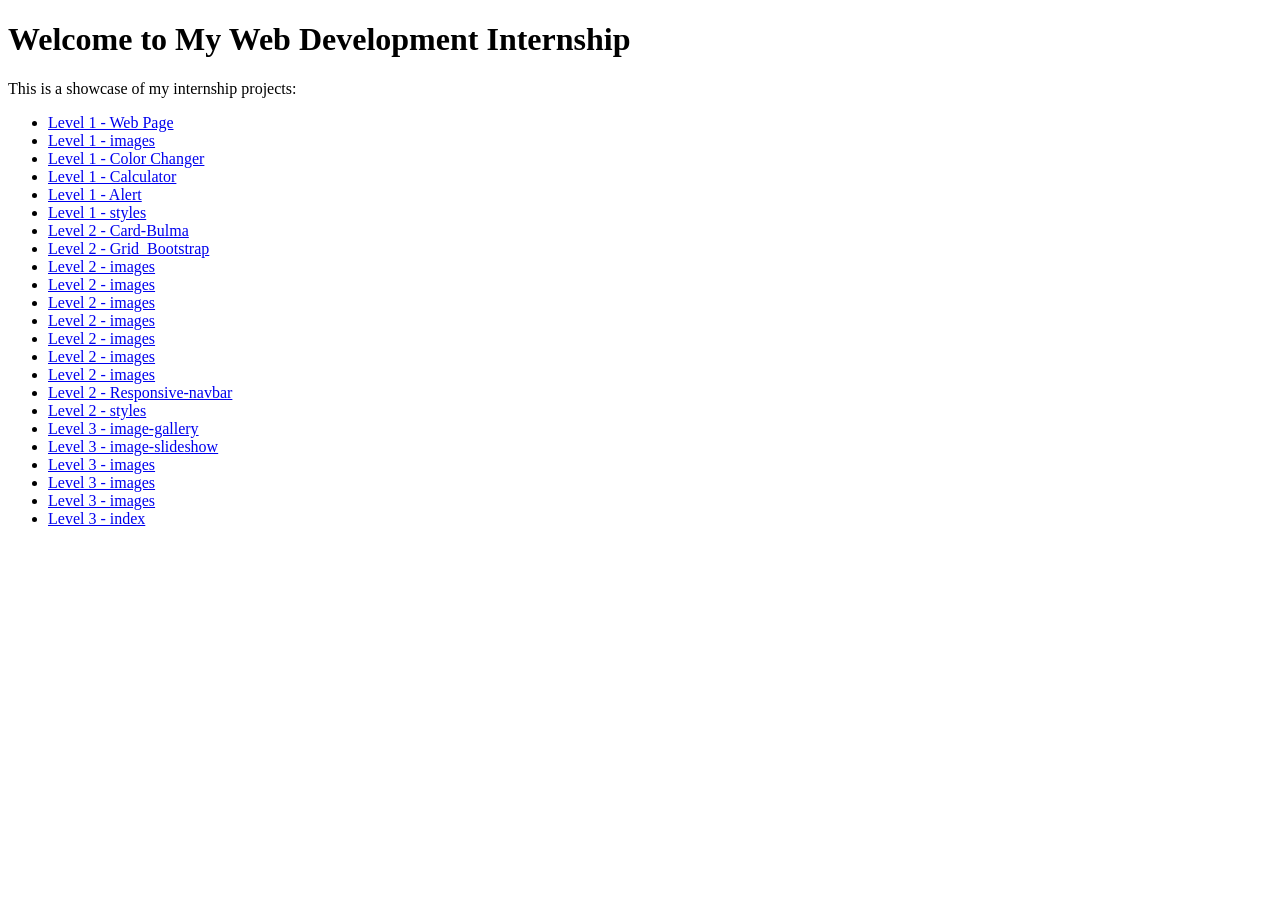
<file: index.html>
<!DOCTYPE html>
<html lang="en">
<head>
  <meta charset="UTF-8">
  <meta name="viewport" content="width=device-width, initial-scale=1.0">
  <title>Tejaswini's Internship Projects</title>
</head>
<body>
  <h1>Welcome to My Web Development Internship</h1>
  <p>This is a showcase of my internship projects:</p>
  <ul>
    <li><a href="Level-1(Task-1)/Webpage.html">Level 1 - Web Page</a></li>
    <li><a href="Level-1(Task-1)/images/nature.avif">Level 1 - images</a></li>
    <li><a href="Level-1(Task-2)/button_color_change.html">Level 1 - Color Changer</a></li>
    <li><a href="Level-1(Task-2)/calculator.html">Level 1 - Calculator</a></li>
    <li><a href="Level-1(Task-2)/greeting_alert.html">Level 1 - Alert</a></li>
    <li><a href="Level-1(Task-2)/style.css">Level 1 - styles </a></li>
    <li><a href="Level-2(Task-1)/Card-Bulma.html">Level 2 - Card-Bulma</a></li>
    <li><a href="Level-2(Task-1)/Grid_Bootstrap.html">Level 2 - Grid_Bootstrap</a></li>
    <li><a href="Level-2(Task-1)/images/forest.webp">Level 2 - images</a></li>
    <li><a href="Level-2(Task-1)/images/misty mountain.avif">Level 2 - images</a></li>
    <li><a href="Level-2(Task-1)/images/Natures.avif">Level 2 - images</a></li>
    <li><a href="Level-2(Task-1)/images/sunny beach.webp">Level 2 - images</a></li>
    <li><a href="Level-2(Task-2)/images/flowers.jpeg">Level 2 - images</a></li>
    <li><a href="Level-2(Task-2)/images/ForestAnimals.webp">Level 2 - images</a></li>
    <li><a href="Level-2(Task-2)/images/Mountain.avif">Level 2 - images</a></li>
    <li><a href="Level-2(Task-2)/Responsive-navbar.html">Level 2 - Responsive-navbar</a></li>
    <li><a href="Level-2(Task-2)/styles.css">Level 2 - styles </a></li>
    <li><a href="Level-3(Task-1)/image-gallery.html">Level 3 - image-gallery</a></li>
    <li><a href="Level-3(Task-1)/image-slideshow.html">Level 3 - image-slideshow</a></li>
    <li><a href="Level-3(Task-1)/images/forest.webp">Level 3 - images</a></li>
    <li><a href="Level-3(Task-1)/images/Natures.avif">Level 3 - images</a></li>
    <li><a href="Level-3(Task-1)/images/sunny beach.webp">Level 3 - images</a></li>
    <li><a href="Level-3(Task-2)/index.html">Level 3 - index</a></li>

  </ul>
</body>
</html
</file>
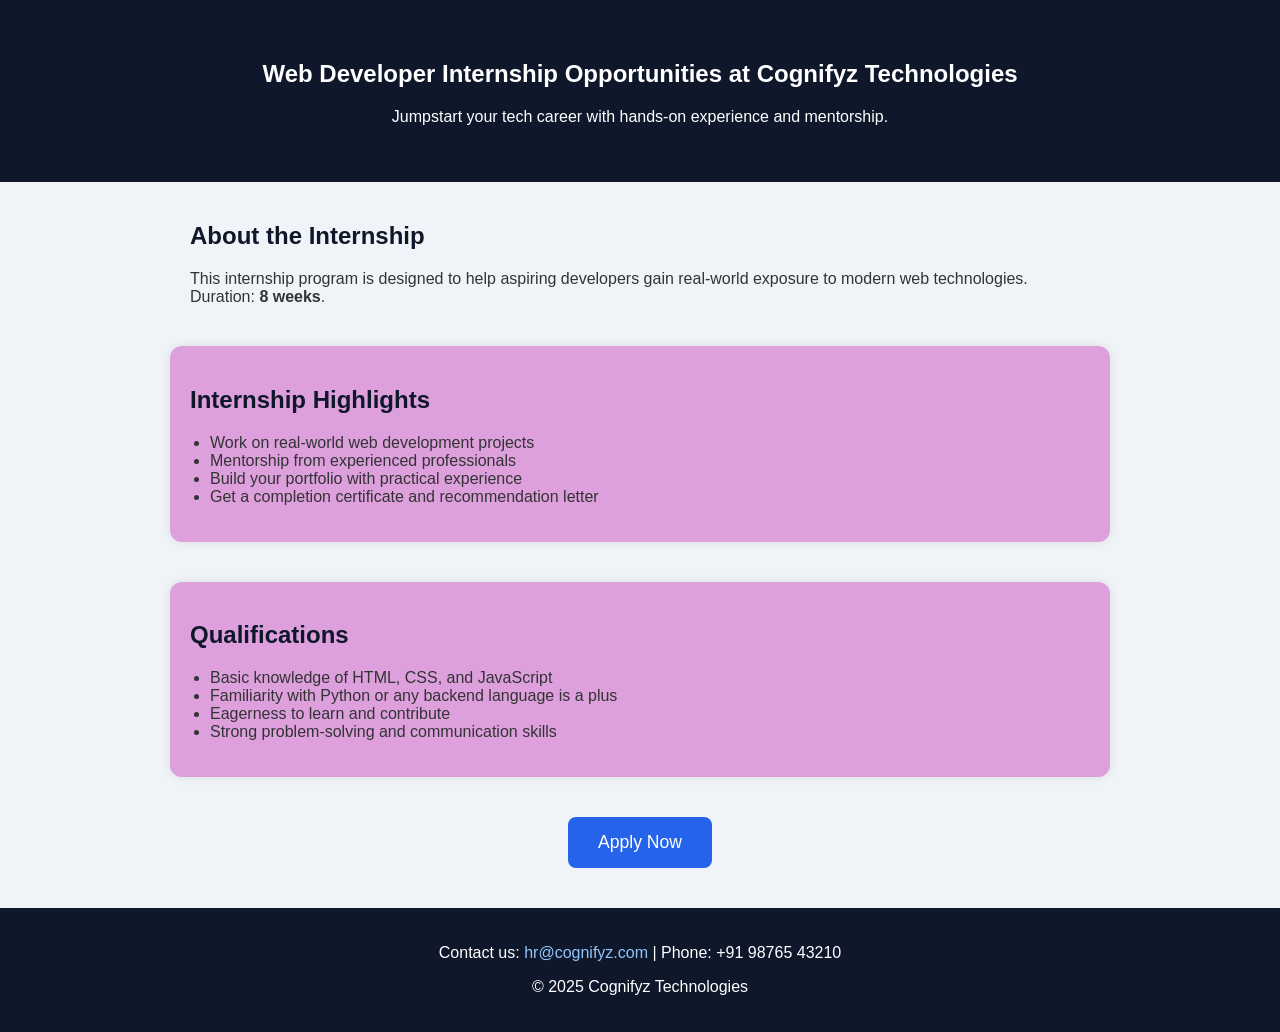
<file: Level-3(Task-2)/index.html>
<!DOCTYPE html>
<html lang="en">
<head>
  <meta charset="UTF-8">
  <title>Web Developer Internship - Cognifyz</title>
  <style>
    body {
      margin: 0;
      font-family: 'Segoe UI', sans-serif;
      background: #f0f4f8;
      color: #333;
    }

    header {
      background-color: #0f172a;
      color: white;
      padding: 40px 20px;
      text-align: center;
    }

    header h1 {
      font-size: 2.5em;
      margin-bottom: 10px;
    }

    section {
      max-width: 900px;
      margin: 40px auto;
      padding: 0 20px;
    }

    section h2 {
      color: #0f172a;
    }

    .highlights, .qualifications {
      background-color:plum;
      padding: 20px;
      border-radius: 12px;
      box-shadow: 0 0 10px rgba(0,0,0,0.1);
      margin-bottom: 30px;
    }

    ul {
      padding-left: 20px;
    }

    .cta {
      text-align: center;
      margin: 40px 0;
    }

    .cta button {
      background-color: #2563eb;
      color: white;
      border: none;
      padding: 15px 30px;
      font-size: 1.1em;
      border-radius: 8px;
      cursor: pointer;
      transition: background 0.3s;
    }

    .cta button:hover {
      background-color: #1d4ed8;
    }

    footer {
      background: #0f172a;
      color: white;
      text-align: center;
      padding: 20px;
      margin-top: 40px;
    }

    footer a {
      color: #93c5fd;
      text-decoration: none;
    }
  </style>
</head>
<body>

<header>
  <h2>Web Developer Internship Opportunities at Cognifyz Technologies</h2>
  <p>Jumpstart your tech career with hands-on experience and mentorship.</p>
</header>

<section>
  <h2>About the Internship</h2>
  <p>This internship program is designed to help aspiring developers gain real-world exposure to modern web technologies. Duration: <strong>8 weeks</strong>.</p>
</section>

<section class="highlights">
  <h2>Internship Highlights</h2>
  <ul>
    <li>Work on real-world web development projects</li>
    <li>Mentorship from experienced professionals</li>
    <li>Build your portfolio with practical experience</li>
    <li>Get a completion certificate and recommendation letter</li>
  </ul>
</section>

<section class="qualifications">
  <h2>Qualifications</h2>
  <ul>
    <li>Basic knowledge of HTML, CSS, and JavaScript</li>
    <li>Familiarity with Python or any backend language is a plus</li>
    <li>Eagerness to learn and contribute</li>
    <li>Strong problem-solving and communication skills</li>
  </ul>
</section>

<div class="cta">
  <button onclick="window.location.href='https://cognifyz.com/careers'">Apply Now</button>
</div>

<footer>
  <p>Contact us: <a href="mailto:hr@cognifyz.com">hr@cognifyz.com</a> | Phone: +91 98765 43210</p>
  <p>&copy; 2025 Cognifyz Technologies</p>
</footer>

</body>
</html>
</file>
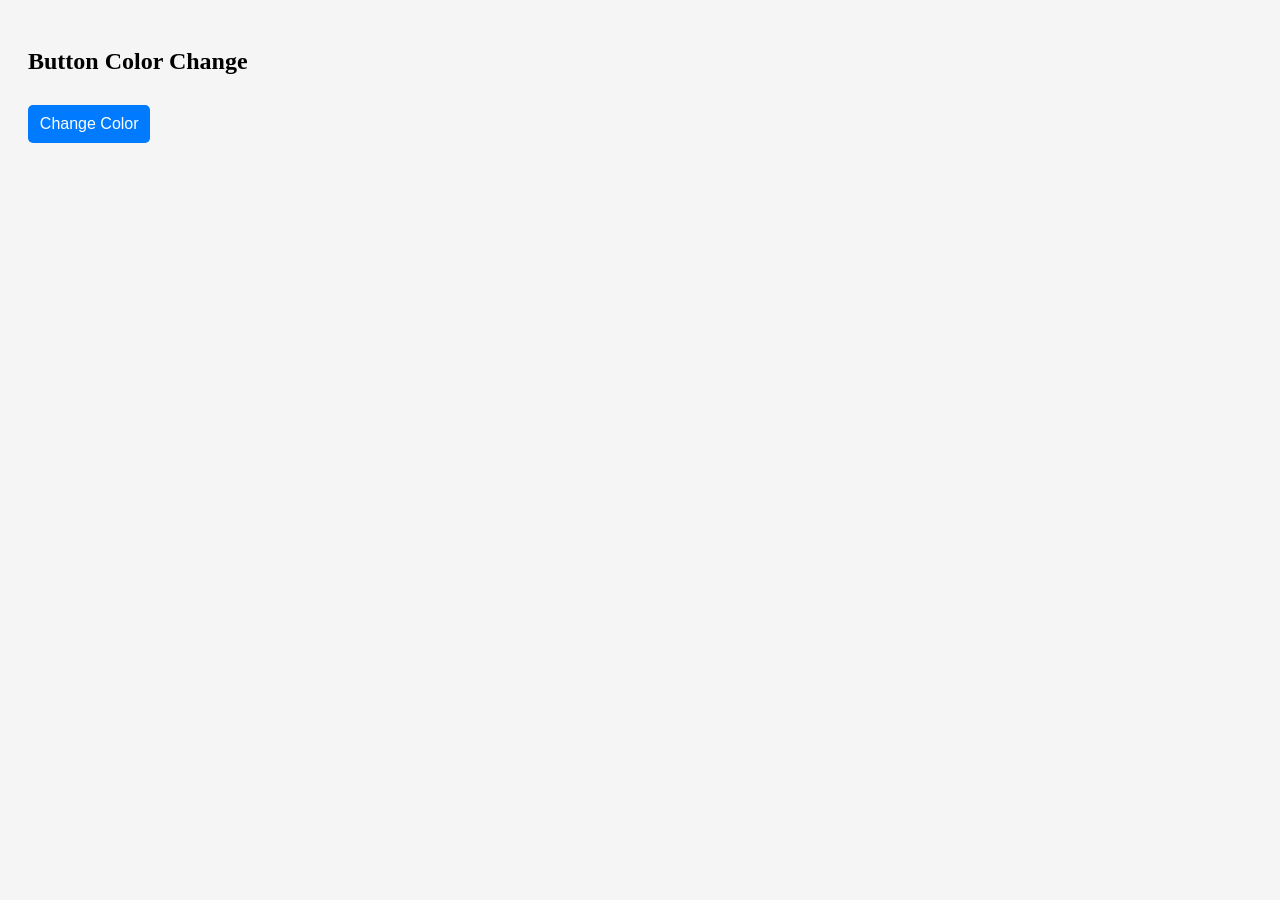
<file: Level-1(Task-2)/button_color_change.html>
<!DOCTYPE html>
<html>

<head>
  <title>Simple JS Tasks</title>
  <link rel="stylesheet" href="style.css">
</head>

<body>

  <h2> Button Color Change </h2>

  <button id="colorBtn">Change Color</button><br><br>


  <script>
    let colors = ["red", "green", "blue", "Yellow", "pink", "Black", "purple"];
    let i = 0;
    document.getElementById("colorBtn").onclick = function () {
      this.style.backgroundColor = colors[i];
      i = (i + 1) % colors.length;
    };
  </script>
</body>

</html>
</file>
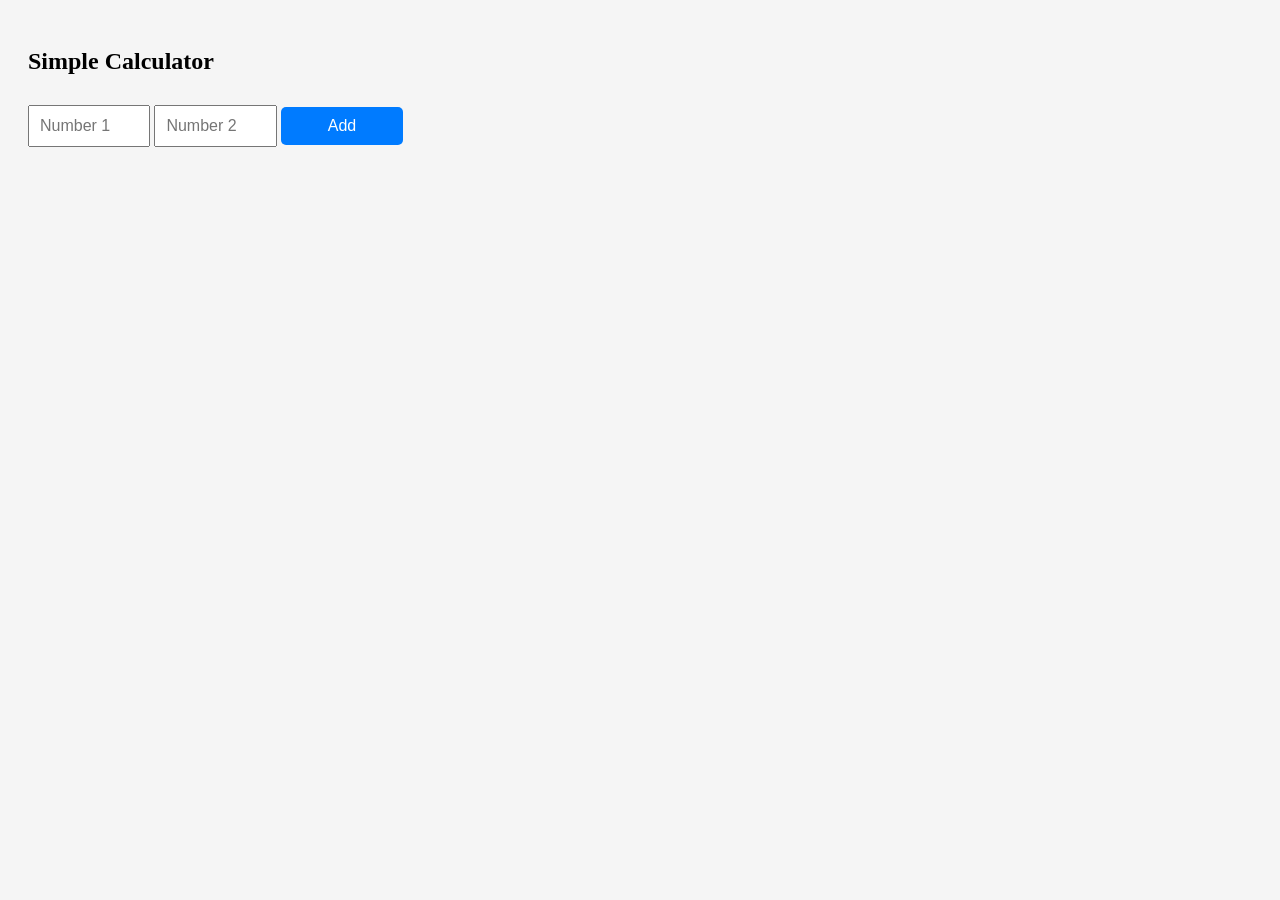
<file: Level-1(Task-2)/calculator.html>
<!DOCTYPE html>
<html lang="en">

<head>
    <meta charset="UTF-8">
    <meta name="viewport" content="width=device-width, initial-scale=1.0">
    <title>Level1_JS</title>
</head>

<body>

    <head>
        <title>Simple JS Tasks</title>
        <link rel="stylesheet" href="style.css">
    </head>
</body>

<body>

    <h2> Simple Calculator </h2>

    <input type="number" id="num1" placeholder="Number 1">
    <input type="number" id="num2" placeholder="Number 2">
    <button id="addBtn">Add</button>
    <p id="result"></p>

    <script>
        document.getElementById("addBtn").onclick = function () {
            let n1 = parseFloat(document.getElementById("num1").value);
            let n2 = parseFloat(document.getElementById("num2").value);
            document.getElementById("result").textContent = "Result: " + (n1 + n2);
        }

    </script>
</body>

</html>
</file>
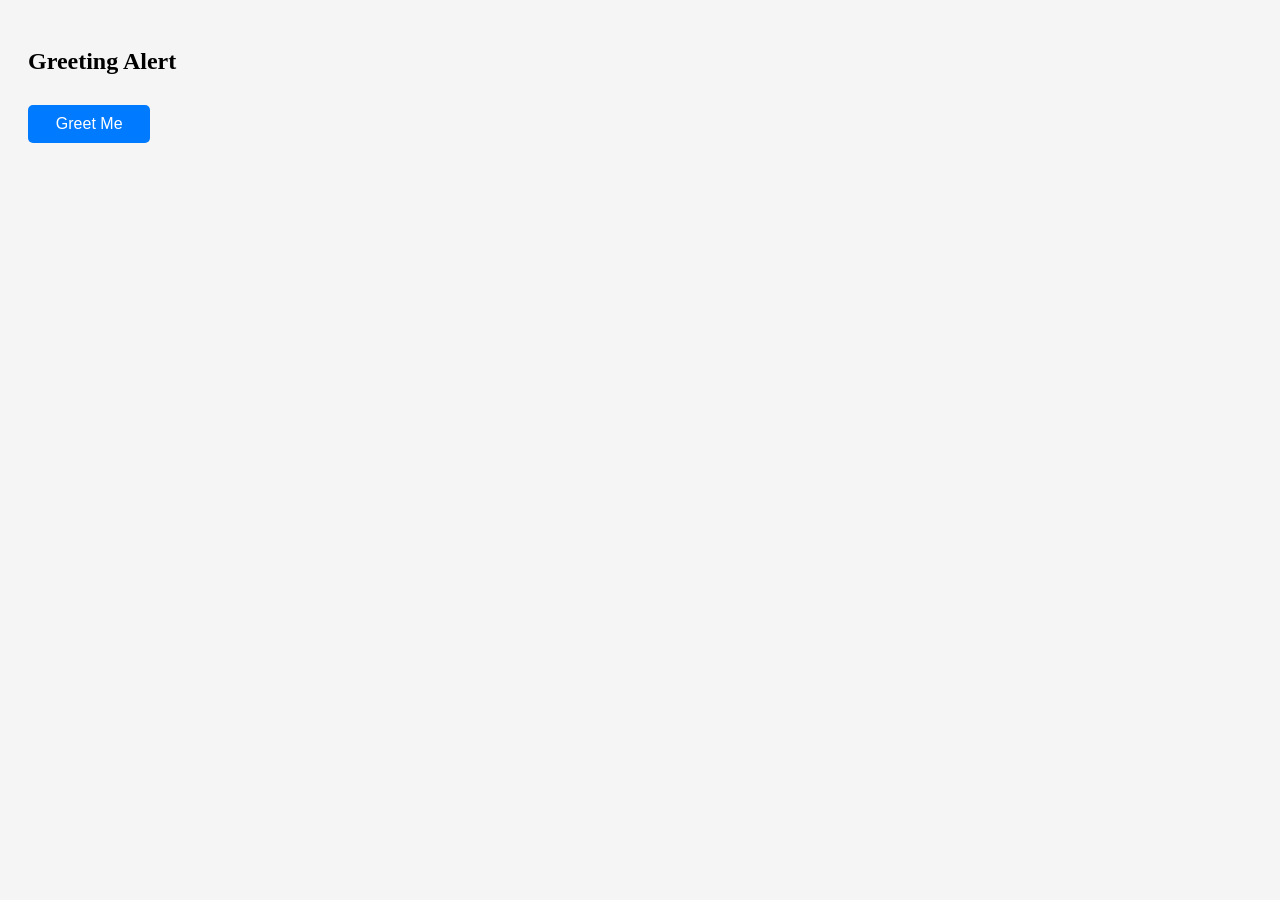
<file: Level-1(Task-2)/greeting_alert.html>
<!DOCTYPE html>
<html lang="en">

<head>
    <meta charset="UTF-8">
    <meta name="viewport" content="width=device-width, initial-scale=1.0">
    <title>Document</title>
</head>

<body>

    <head>
        <title>Simple JS Tasks</title>
        <link rel="stylesheet" href="style.css">
    </head>

    <body>

        <h2>Greeting Alert</h2>
        <button id="greetBtn">Greet Me</button><br><br>

        <script>
            document.getElementById("greetBtn").onclick = function () {
                let hour = new Date().getHours();
                let greeting = hour < 12 ? "Good Morning" : hour < 18 ? "Good Afternoon" : "Good Evening";
                alert(greeting);
            }
        </script>

    </body>

</html>
</file>
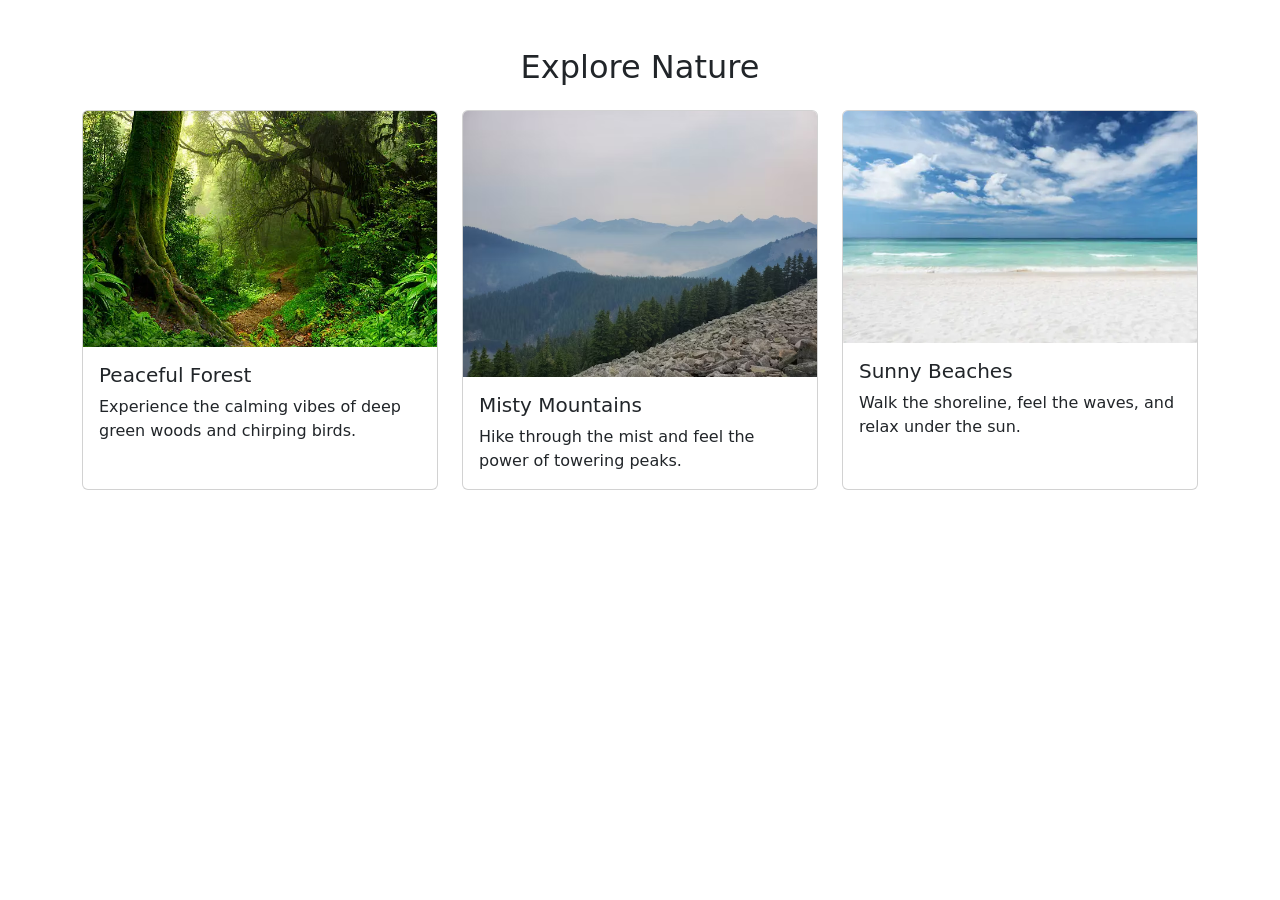
<file: Level-2(Task-1)/Grid_Bootstrap.html>
<!DOCTYPE html>
<html>
<head>
  <title>Responsive Cards Grid</title>
  <link href="https://cdn.jsdelivr.net/npm/bootstrap@5.3.0/dist/css/bootstrap.min.css" rel="stylesheet">
</head>
<body>

<div class="container my-5">
  <h2 class="text-center mb-4">Explore Nature</h2>

  <div class="row">
    <!-- Card 1 -->
    <div class="col-12 col-md-4 mb-4">
      <div class="card h-100">
        <img src="images/forest.webp" class="card-img-top img-fluid" alt="Forest">
        <div class="card-body">
          <h5 class="card-title">Peaceful Forest</h5>
          <p class="card-text">Experience the calming vibes of deep green woods and chirping birds.</p>
        </div>
      </div>
    </div>

    <!-- Card 2 -->
    <div class="col-12 col-md-4 mb-4">
      <div class="card h-100">
        <img src="images/misty mountain.avif" class="card-img-top img-fluid" alt="Mountains">
        <div class="card-body">
          <h5 class="card-title">Misty Mountains</h5>
          <p class="card-text">Hike through the mist and feel the power of towering peaks.</p>
        </div>
      </div>
    </div>

    <!-- Card 3 -->
    <div class="col-12 col-md-4 mb-4">
      <div class="card h-100">
        <img src="images/sunny beach.webp" class="card-img-top img-fluid" alt="Beach">
        <div class="card-body">
          <h5 class="card-title">Sunny Beaches</h5>
          <p class="card-text">Walk the shoreline, feel the waves, and relax under the sun.</p>
        </div>
      </div>
    </div>
  </div>
</div>

</body>
</html>
</file>
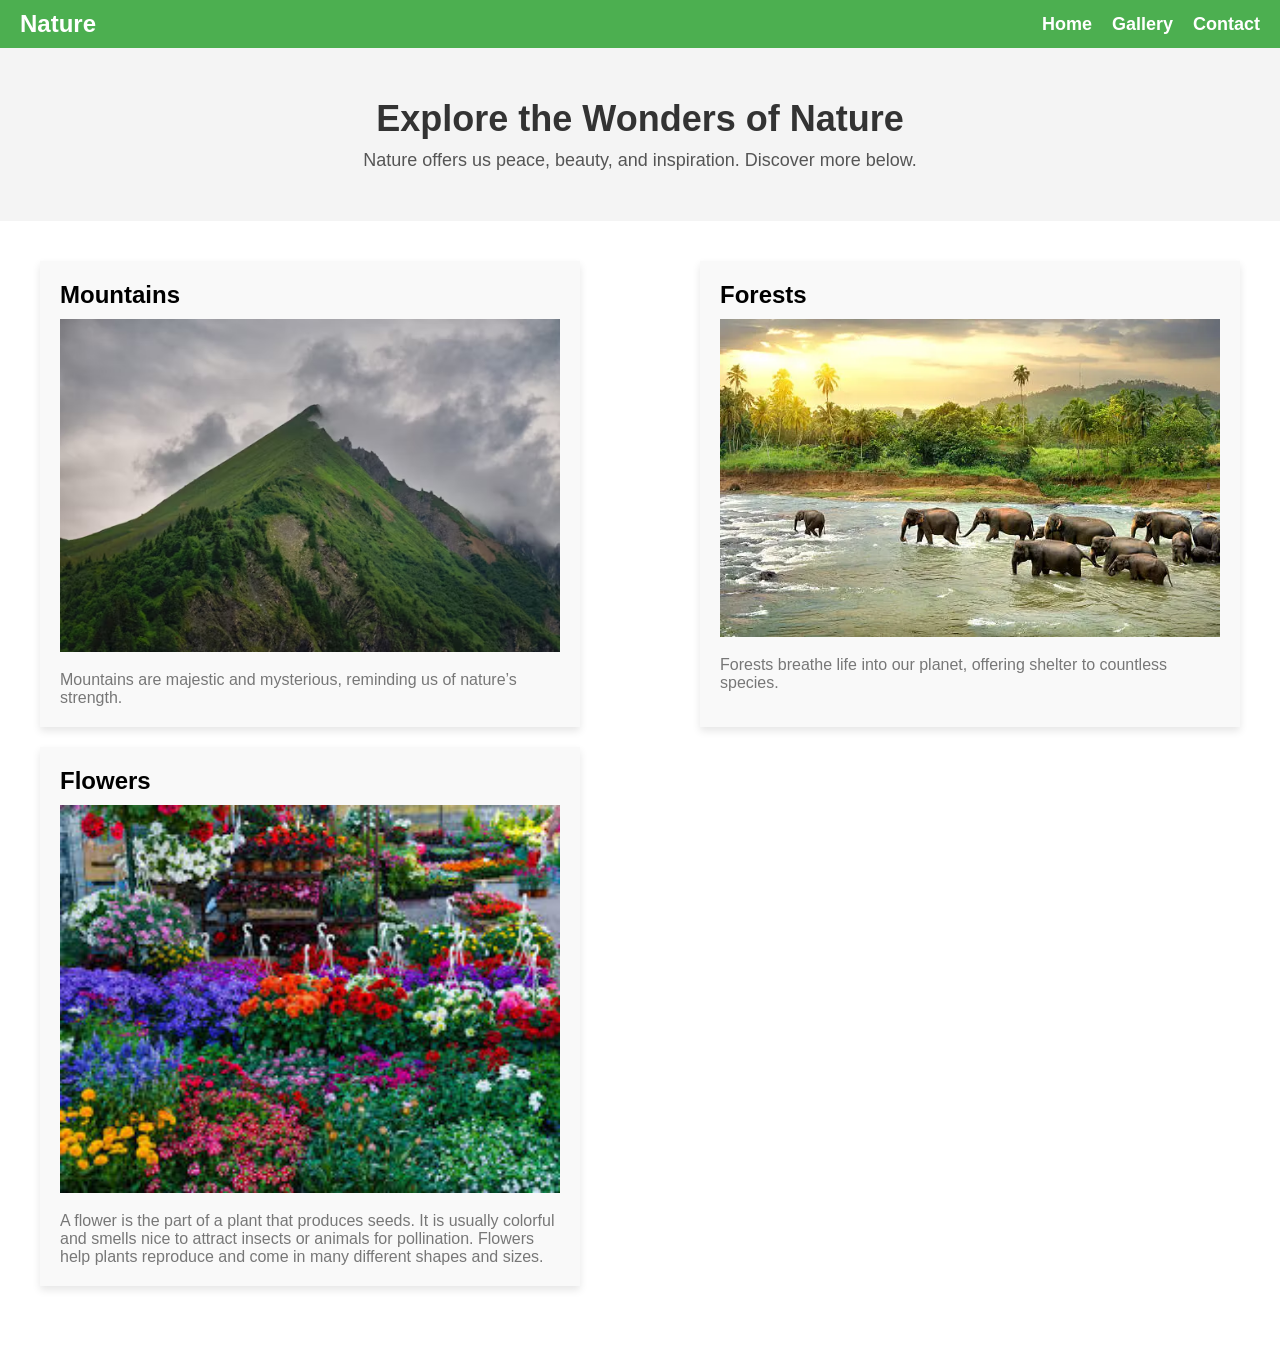
<file: Level-2(Task-2)/Responsive-navbar.html>
<!DOCTYPE html>
<html lang="en">
<head>
  <meta charset="UTF-8" />
  <meta name="viewport" content="width=device-width, initial-scale=1.0"/>
  <title>Responsive Webpage with Navbar</title>
  <link rel="stylesheet" href="styles.css" />
</head>
<body>

  <!-- Navbar Section -->
  <nav class="navbar">
    <div class="logo">Nature</div>
    <!-- Hamburger Menu Toggle -->
    <input type="checkbox" id="menu-toggle">
    <label class="hamburger" for="menu-toggle">
      <span></span>
      <span></span>
      <span></span>
    </label>

    <!-- Navigation Links -->
    <ul class="nav-links">
      <li><a href="home"><b>Home</b></a></li>
      <li><a href="gallery"><b>Gallery</b></a></li>
      <li><a href="contact"><b>Contact</b></a></li>
    </ul>
  </nav>

  <!-- Header Section -->
  <header class="header">
    <h1><b>Explore the Wonders of Nature </b></h1>
    <p>Nature offers us peace, beauty, and inspiration. Discover more below.</p>
  </header>

  <!-- Main Content Section -->
  <main class="content">
    <!-- Mountain Section -->
    <section class="box">
      <h2>Mountains</h2>
      <img src="images/Mountain.avif" alt="Mountains" class="image" />
      <p>Mountains are majestic and mysterious, reminding us of nature’s strength.</p>
    </section>    

    <!-- Forests Section -->
    <section class="box">
      <h2>Forests</h2>
      <img src="images/ForestAnimals.webp" alt="Forest Animals" class="image" />
      <p>Forests breathe life into our planet, offering shelter to countless species.</p>
    </section>

     <!-- Flowers Section -->
     <section class="box">
      <h2>Flowers</h2>
      <img src="images/flowers.jpeg" alt="flowers Animals" class="image" />
      <p>A flower is the part of a plant that produces seeds. It is usually colorful and smells nice to attract insects or animals for pollination. Flowers help plants reproduce and come in many different shapes and sizes.</p>
    </section>
    
  </main>
</body>
</html>
</file>
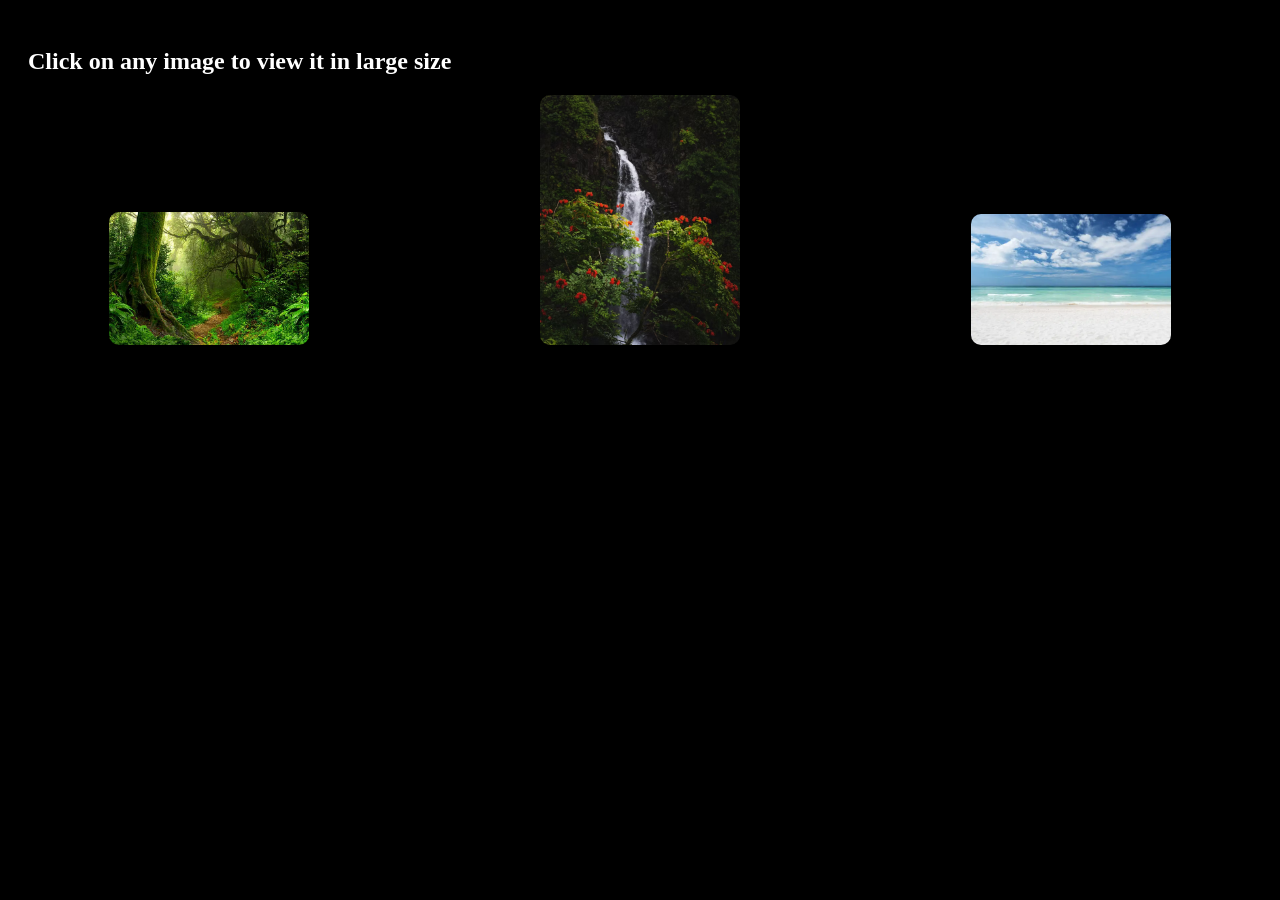
<file: Level-3(Task-1)/image-gallery.html>
<!DOCTYPE html>
<html lang="en">
<head>
  <meta charset="UTF-8">
  <title>Image Gallery</title>
  <style>
    body {
      font-family: 'Times New Roman', Times, serif;
      background:black;
      padding: 20px;
      color: white;
      text-align:left;
    }

    .gallery {
      display:flex;
      gap: 150px;
      align-items:flex-end;
      flex-wrap:wrap;
      justify-content:center;
      justify-content: space-evenly;
    }

    .gallery img {
      width: 200px;
      border-radius: 10px;
      cursor: pointer;
      transition: transform 0.6s ease;
      align-items: center;
    }

    .gallery img:hover {
      transform: scale(1.8);
    }

    .modal {
      display: none;
      position: fixed;
      z-index: 999;
      left: 0;
      top: 0;
      width: 100%;
      height: 100%;
      background-color: rgba(0, 0, 0, 0.85);
    }

    .modal:target {
      display: block;
    }

    .modal-content {
      margin: auto;
      margin-top: 100px;
      display: block;
      max-width: 100%;
      max-height: 100%;
      border-radius: 12px;
      
      
    }

    .close {
      position: absolute;
      top: 20px;
      right: 40px;
      font-size: 40px;
      text-decoration: none;
      color: white;
    }
  </style>
</head>
<body>

<h2>Click on any image to view it in large size</h2>

<div class="gallery">
  <a href="#img1"><img src="images/forest.webp" alt="forest"></a>
  <a href="#img2"><img src="images/Natures.avif" alt="Natures"></a>
  <a href="#img3"><img src="images/sunny beach.webp" alt="sunny beach"></a>
</div>

<!-- Modals -->
<div id="img1" class="modal">
  <a href="#" class="close">&times;</a>
  <img src="images/forest.webp" class="modal-content" alt="forest">
</div>

<div id="img2" class="modal">
  <a href="#" class="close">&times;</a>
  <img src="images/Natures.avif" class="modal-content" alt="Natures">
</div>

<div id="img3" class="modal">
  <a href="#" class="close">&times;</a>
  <img src="images/sunny beach.webp" class="modal-content" alt="sunny beach">
</div>

</body>
</html>
</file>
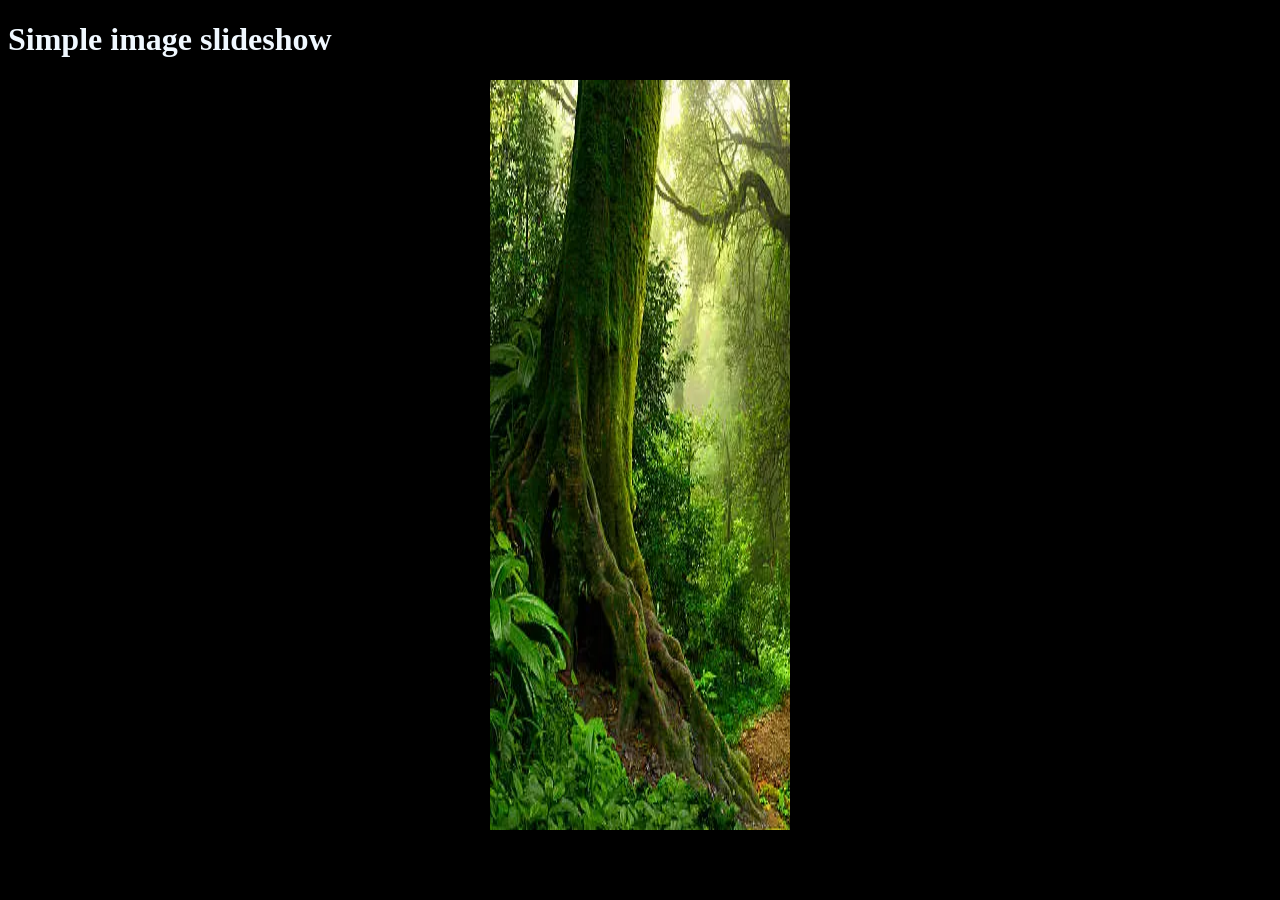
<file: Level-3(Task-1)/image-slideshow.html>
<!DOCTYPE html>
<html lang="en">
<head>
  <meta charset="UTF-8">
  <title>Image Slideshow</title>
  <style>
    body{
        background: black;
        color: aliceblue;
    }

    .slideshow {
      max-width: 300px;
      margin: auto;
      overflow: hidden;
      position: relative;
    }

    .slides {
      display: flex;
      width: 300%;
      animation: slide 9s infinite;
    }

    .slides img {
      width: 100%;
      height: auto;
    }

    @keyframes slide {
      0%   { margin-left: 0%; }
      33%  { margin-left: 0%; }
      36%  { margin-left: -100%; }
      66%  { margin-left: -100%; }
      69%  { margin-left: -200%; }
      99%  { margin-left: -200%; }
      100% { margin-left: 0%; }
    }
  </style>
</head>
<body>
    <h1>Simple image slideshow</h1>

<div class="slideshow">
  <div class="slides">
    <img src="images/forest.webp" alt="forest">
    <img src="images/Natures.avif" alt="Natures">
    <img src="images/sunny beach.webp" alt="sunny beach">
  </div>
</div>

</body>
</html>
</file>
<file: Level-1(Task-2)/style.css>
body {
    font-family: 'Times New Roman';
    padding: 20px;
    background-color:whitesmoke;
  }
  
  .box {
    background: #fff;
    padding: 20px;
    max-width: 10px;
    margin: auto;
    border-radius: 10px;
    box-shadow: 0 0 10px rgba(0,0,0,0.1);
  }
  
  button {
    padding: 10px;
    width: 10%;
    margin-top: 10px;
    border: none;
    border-radius: 5px;
    background-color: #007BFF;
    color: white;
    font-size: 16px;
    cursor: pointer;
  }
  
  button:hover {
    background-color: #0056b3;
  }
  
  input {
    width: 10%;
    padding: 10px;
    margin-top: 10px;
    box-sizing: border-box;
    font-size: 16px;
  }
  
  #result {
    font-weight: bold;
    font-size: 20px;
    margin-top: 10px;
    text-align: left;
  }
</file>
<file: Level-2(Task-2)/styles.css>
/* General Styles */
* {
  margin: 0;
  padding: 0;
  box-sizing: border-box;
}

body {
  font-family: Arial, sans-serif;
}

/* Navbar Styles */
.navbar {
  display: flex;
  justify-content: space-between;
  align-items: center;
  background-color: #4CAF50;
  padding: 10px 20px;
}

.navbar .logo {
  color: white;
  font-size: 24px;
  font-weight: bold;
}

.nav-links {
  list-style: none;
  display: flex;
}

.nav-links li {
  margin-left: 20px;
}

.nav-links a {
  text-decoration: none;
  color: white;
  font-size: 18px;
  font-weight: bold;
}

.nav-links a:hover {
  text-decoration: underline;
}

/* Hamburger Menu Styles */
.hamburger {
  display: none;
  flex-direction: column;
  justify-content: space-between;
  width: 30px;
  height: 21px;
  cursor: pointer;
}

.hamburger span {
  background-color: white;
  height: 3px;
  width: 100%;
}

#menu-toggle {
  display: none;
}

#menu-toggle:checked + .hamburger + .nav-links {
  display: block;
}

/* Header Styles */
.header {
  text-align: center;
  background-color: #f4f4f4;
  padding: 50px 20px;
}

.header h1 {
  font-size: 36px;
  color: #333;
}

.header p {
  font-size: 18px;
  color: #555;
  margin-top: 10px;
}

/* Content Section Styles */
.content {
  display: flex;
  justify-content: space-between;
  padding: 40px;
  flex-wrap: wrap;
}

.box {
  width: 45%;
  background-color: #f9f9f9;
  box-shadow: 0 4px 8px rgba(0, 0, 0, 0.1);
  padding: 20px;
  margin-bottom: 20px;
}

.box h2 {
  font-size: 24px;
  margin-bottom: 10px;
}

.box .image {
  width: 100%;
  height: auto;
  margin-bottom: 15px;
}

.box p {
  font-size: 16px;
  color: #777;
}

/* Media Queries for Responsiveness */
@media screen and (max-width: 768px) {
  /* Adjust Navbar for mobile */
  .nav-links {
    display: none;
    flex-direction: column;
    text-align: center;
    width: 100%;
    margin-top: 20px;
  }

  .nav-links li {
    margin: 10px 0;
  }

  /* Show hamburger icon */
  .hamburger {
    display: flex;
  }

  /* Content Section Layout for smaller screens */
  .content {
    flex-direction: column;
    padding: 20px;
  }

  .box {
    width: 100%;
    margin-bottom: 20px;
  }
}

@media screen and (max-width: 480px) {
  .header h1 {
    font-size: 28px;
  }

  .header p {
    font-size: 16px;
  }

  .box h2 {
    font-size: 20px;
  }
}
</file>
